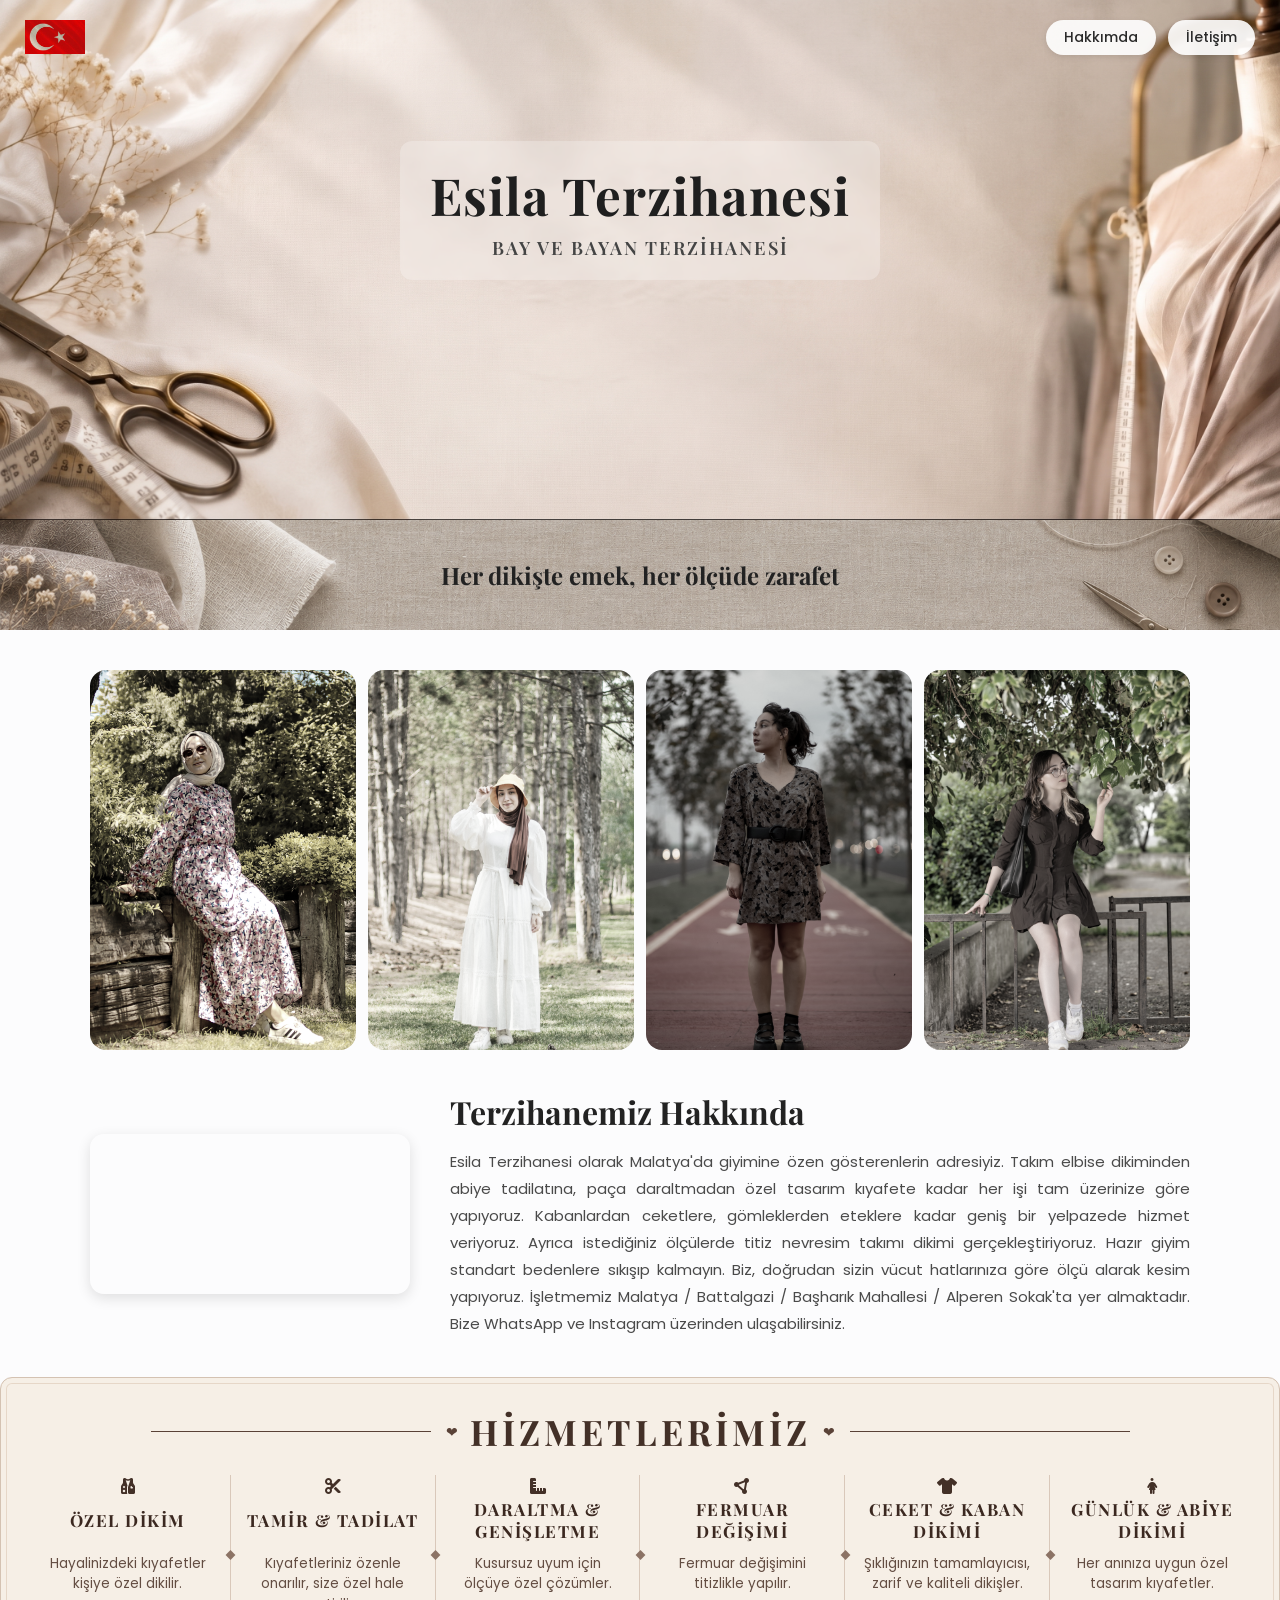
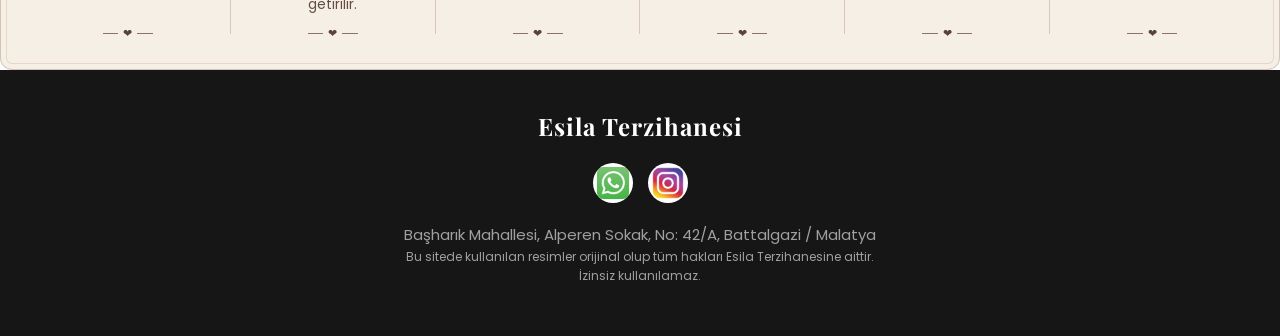
<file: index.html>
<!DOCTYPE html>
<html lang="tr">
<head>
    <meta name="google-site-verification" content="-L9v_Tzfgl_8Cm63N39OEHXbtodpGc2A_NXinAct8Ok" />
    <meta charset="UTF-8">
    <meta name="viewport" content="width=device-width, initial-scale=1.0">
    <title>Esila Terzihanesi | Özel dikim ve Tamir hizmetleri</title>
    <meta name="description" content="Esila terzihanesi,profesyonel terzilik,özel dikim,paça ve boy kısaltma hizmetlerini sunar.">
    <meta name="keywords" content="Esila terzihanesi,terzi,malatya terzisi,her türlü dikim,paça daraltma">
    <title>Esila Terzihanesi - Malatya</title>

    <!-- Google Fonts (Türkçe Karakter Destekli) -->
    <link rel="preconnect" href="https://fonts.googleapis.com">
    <link rel="preconnect" href="https://fonts.gstatic.com" crossorigin>
    <link href="https://fonts.googleapis.com/css2?family=Playfair+Display:ital,wght@0,600;0,700;1,500&family=Poppins:wght@300;400;500;600&display=swap" rel="stylesheet">
    <!-- Font Awesome (WhatsApp & Instagram İkonları İçin) -->
    <link rel="stylesheet" href="https://cdnjs.cloudflare.com/ajax/libs/font-awesome/6.4.0/css/all.min.css">
    <link rel="stylesheet" href="terzi.css">
</head>
<body>

    <!-- Kapak Alanı -->
    <header class="baslikk">
        <img src="t.jpg" alt="Logo" class="ablem">
        
        <nav class="menug">
            <a href="#hakkimda" class="nav-link">Hakkımda</a>
            <a href="#footer-baslik" class="nav-link">İletişim</a>
        </nav>

        <div class="kapak-yazilari">
            <h1 class="ana-baslik">Esila Terzihanesi</h1>
            <p class="alt-baslik">Bay Ve Bayan Terzihanesi</p>
        </div>
    </header>

    <!-- Slogan -->
    <h2 class="her">Her dikişte emek, her ölçüde zarafet</h2>

    <!-- Fotoğraf Galerisi -->
    <div class="gallerry">
        <div class="panel p1"></div>
        <div class="panel p2"></div>
        <div class="panel p3"></div>
        <div class="panel p6"></div>
    </div>

    <!-- Video ve Hakkında Bölümü -->
    <section class="res">
        <video autoplay muted loop playsinline>
            <source src="video1.mp4" type="video/mp4">
        </video>

        <div class="yaziyazi">
            <h2 class="terzihanehak">Terzihanemiz Hakkında</h2>
            <p class="paragraf" id="hakkimda">
                Esila Terzihanesi olarak Malatya'da giyimine özen gösterenlerin adresiyiz.
                Takım elbise dikiminden abiye tadilatına, paça daraltmadan özel tasarım kıyafete kadar
                her işi tam üzerinize göre yapıyoruz. Kabanlardan ceketlere, gömleklerden eteklere kadar
                geniş bir yelpazede hizmet veriyoruz. Ayrıca istediğiniz ölçülerde titiz nevresim takımı
                dikimi gerçekleştiriyoruz. Hazır giyim standart bedenlere sıkışıp kalmayın. Biz, doğrudan 
                sizin vücut hatlarınıza göre ölçü alarak kesim yapıyoruz. İşletmemiz Malatya / Battalgazi /
                Başharık Mahallesi / Alperen Sokak'ta yer almaktadır. Bize WhatsApp ve Instagram üzerinden ulaşabilirsiniz.
            </p> 
        </div>
    </section>

    <!-- Ek Görsel Şeridi -->
    <div class="hzmt">    <section class="hizmetler-alani">
    <!-- Üst Başlık Bölümü -->
    <div class="hizmet-baslik-kapsayici">
        <div class="baslik-cizgi sol"></div>
        <div class="baslik-icerik">
            <span class="baslik-kalp">&#10084;</span>
            <h2 class="hizmet-ana-baslik">HİZMETLERİMİZ</h2>
            <span class="baslik-kalp">&#10084;</span>
        </div>
        <div class="baslik-cizgi sag"></div>
    </div>

    <!-- Hizmet Kolonları -->
    <div class="hizmetler-grid">
        <!-- 1. Hizmet -->
        <div class="hizmet-karti">
            <div class="hizmet-ikon-cerceve">
                <i class="fa-solid fa-vest-patches"></i>
            </div>
            <h3 class="hizmet-baslik">ÖZEL DİKİM</h3>
            <p class="hizmet-aciklama">Hayalinizdeki kıyafetler kişiye özel dikilir.</p>
            <div class="alt-cizgi-kalp">
                <span>&#10084;</span>
            </div>
        </div>

        <!-- 2. Hizmet -->
        <div class="hizmet-karti">
            <div class="hizmet-ikon-cerceve">
                <i class="fa-solid fa-scissors"></i>
            </div>
            <h3 class="hizmet-baslik">TAMİR & TADİLAT</h3>
            <p class="hizmet-aciklama">Kıyafetleriniz özenle onarılır, size özel hale getirilir.</p>
            <div class="alt-cizgi-kalp">
                <span>&#10084;</span>
            </div>
        </div>

        <!-- 3. Hizmet -->
        <div class="hizmet-karti">
            <div class="hizmet-ikon-cerceve">
                <i class="fa-solid fa-ruler-combined"></i>
            </div>
            <h3 class="hizmet-baslik">DARALTMA & GENİŞLETME</h3>
            <p class="hizmet-aciklama">Kusursuz uyum için ölçüye özel çözümler.</p>
            <div class="alt-cizgi-kalp">
                <span>&#10084;</span>
            </div>
        </div>

        <!-- 4. Hizmet -->
        <div class="hizmet-karti">
            <div class="hizmet-ikon-cerceve">
                <i class="fa-solid fa-circle-nodes"></i>
            </div>
            <h3 class="hizmet-baslik">FERMUAR DEĞİŞİMİ</h3>
            <p class="hizmet-aciklama">Fermuar değişimini titizlikle yapılır.</p>
            <div class="alt-cizgi-kalp">
                <span>&#10084;</span>
            </div>
        </div>

        <!-- 5. Hizmet -->
        <div class="hizmet-karti">
            <div class="hizmet-ikon-cerceve">
                <i class="fa-solid fa-shirt"></i>
            </div>
            <h3 class="hizmet-baslik">CEKET & KABAN DİKİMİ</h3>
            <p class="hizmet-aciklama">Şıklığınızın tamamlayıcısı, zarif ve kaliteli dikişler.</p>
            <div class="alt-cizgi-kalp">
                <span>&#10084;</span>
            </div>
        </div>

        <!-- 6. Hizmet -->
        <div class="hizmet-karti son">
            <div class="hizmet-ikon-cerceve">
                <i class="fa-solid fa-person-dress"></i>
            </div>
            <h3 class="hizmet-baslik">GÜNLÜK & ABİYE DİKİMİ</h3>
            <p class="hizmet-aciklama">Her anınıza uygun özel tasarım kıyafetler.</p>
            <div class="alt-cizgi-kalp">
                <span>&#10084;</span>
            </div>
        </div>
    </div>
</section></div>

    <!-- Footer / İletişim -->
    <footer id="footer-baslik" class="elisa-footer">
        <div class="footer-marka">
            <span class="footer-baslik">Esila Terzihanesi</span>
        </div>

       <div class="footer-sosyal">
        <a href="https://wa.me/905530840312" target="_blank" class="sosyal-buton"></a>
        <a href="https://instagram.com/esila_terzihanesi" target="_blank" class="sosyall-buton"></a>
    </div>

        <div class="footer-alt-yazilar">
            <p class="konum">Başharık Mahallesi, Alperen Sokak, No: 42/A, Battalgazi / Malatya</p>
            <p class="telif-yazisi">Bu sitede kullanılan resimler orijinal olup tüm hakları Esila Terzihanesine aittir. İzinsiz kullanılamaz.</p>
        </div>
    </footer>

</body>
</html>
</file>
<file: terzi.css>
* {
    margin: 0;
    padding: 0;
    box-sizing: border-box;
}

html {
    scroll-behavior: smooth;
}

body {
    background-color: #fcfcfd;
    font-family: 'Poppins', sans-serif;
    color: #333;
}

/* --- Kapak Alanı ve Başlıklar --- */
.baslikk {
    background-image: url('kapak.jpg');
    background-size: cover;
    background-position: center;
    height: 520px;
    position: relative;
    display: flex;
    justify-content: center;
    align-items: center;
}

.ablem {
    position: absolute;
    top: 20px;
    left: 25px;
    width: 60px;
    height: auto;
    z-index: 10;
}

/* Sağ Üst Menü */
.menug {
    position: absolute;
    top: 20px;
    right: 25px;
    display: flex;
    gap: 12px;
    z-index: 20;
}

.nav-link {
    text-decoration: none;
    color: #2b2b2b;
    background: rgba(255, 255, 255, 0.9);
    padding: 7px 18px;
    border-radius: 20px;
    font-size: 14px;
    font-weight: 500;
    transition: all 0.3s ease;
    box-shadow: 0 2px 6px rgba(0, 0, 0, 0.1);
}

.nav-link:hover {
    background-color: #2b2b2b;
    color: #ffffff;
}

/* Ortalanan Kapak Başlıkları */
.kapak-yazilari {
    text-align: center;
    padding: 20px 30px;
    border-radius: 12px;
    background: rgba(255, 255, 255, 0.25);
    backdrop-filter: blur(2px);
    transform: translateY(-50px);
}

.ana-baslik {
    font-family: 'Playfair Display', serif;
    font-size: 3.2rem;
    font-weight: 700;
    color: #1f1f1f;
    margin: 0 0 6px 0;
    letter-spacing: 1px;
}

.alt-baslik {
    font-family: 'Playfair Display', serif;
    font-size: 1.15rem;
    font-weight: 600;
    color: #444444;
    text-transform: uppercase;
    letter-spacing: 2px;
    margin: 0 auto;
    max-width: fit-content;
}

/* --- Slogan Alanı --- */
.her {
    background-image: url('resim5.png');
    background-size: cover;
    background-position: center;
    min-height: 110px;
    font-size: 24px;
    text-align: center;
    display: flex;
    justify-content: center;
    align-items: center;
    font-family: 'Playfair Display', serif;
    color: #222;
    padding: 10px 20px;
}

/* --- Fotoğraf Galerisi --- */
.gallerry {
    display: flex;
    width: 90%;
    max-width: 1100px;
    height: 380px;
    gap: 12px;
    margin: 40px auto;
    user-select: none;
}

.panel {
    flex: 1;
    background-size: cover;
    background-position: center;
    border-radius: 16px;
    cursor: pointer;
    filter: grayscale(70%);
    transition: flex 0.6s cubic-bezier(0.25, 1, 0.5, 1), filter 0.4s ease;
}

.p1 { background-image: url('res1.jpg'); }
.p2 { background-image: url('res2.jpg'); }
.p3 { background-image: url('res3.jpg'); }
.p6 { background-image: url('res6.jpg'); }

.panel:hover {
    flex: 3.5;
    filter: grayscale(0%);
}

/* --- Video ve Hakkında Bölümü --- */
.res {
    display: flex;
    flex-wrap: wrap;
    align-items: center;
    justify-content: center;
    gap: 40px;
    width: 90%;
    max-width: 1100px;
    margin: 40px auto;
}

.res video {
    width: 320px;
    max-width: 100%;
    height: auto;
    border-radius: 14px;
    box-shadow: 0 4px 14px rgba(0, 0, 0, 0.12);
}

.yaziyazi {
    flex: 1;
    min-width: 300px;
}

.terzihanehak {
    font-family: 'Playfair Display', serif;
    font-size: 2rem;
    color: #222;
    margin-bottom: 15px;
}

.paragraf {
    font-size: 15px;
    line-height: 1.8;
    color: #4a4a4a;
    text-align: justify;
    scroll-margin-top: 50px;
}

/* --- Hizmet Şeridi --- */
.hzmt {
   /* Ana Çerçeve ve Arka Plan */
.hizmetler-alani {
    background-color: #f6efe6;
    border: 1.5px solid #d4c2b2;
    border-radius: 12px;
    padding: 30px 25px 35px 25px; /* Üst boşluk azaltılarak içerik yukarı çekildi */
  width: 100%; max-width: 100%;
    font-family: 'Playfair Display', serif;
    color: #433027;
    box-shadow: inset 0 0 0 5px #f6efe6, inset 0 0 0 6px #e6d7c8;
}

/* Üst Başlık */
.hizmet-baslik-kapsayici {
    display: flex;
    align-items: center;
    justify-content: center;
    gap: 15px;
    margin-bottom: 25px; /* Başlık ile alt yazılar arasındaki mesafe daraltıldı */
}

.baslik-cizgi {
    flex: 1;
    height: 1px;
    background-color: #5a4237;
    max-width: 280px;
}

.baslik-icerik {
    display: flex;
    align-items: center;
    gap: 12px;
}

.hizmet-ana-baslik {
    font-size: 2.2rem;
    font-weight: 700;
    letter-spacing: 4px;
    color: #433027;
    margin: 0;
}

.baslik-kalp {
    font-size: 14px;
    color: #5a4237;
}

/* Kolonlar ve Kart Yapısı */
.hizmetler-grid {
    display: flex;
    justify-content: space-between;
    align-items: stretch;
    margin-top: -5px; /* Yazıları biraz daha yukarı kaldırmak için */
}

.hizmet-karti {
    flex: 1;
    display: flex;
    flex-direction: column;
    align-items: center;
    text-align: center;
    padding: 0 16px;
    position: relative;
    border-right: 1px solid #d9c8ba;
}

/* Dikey çizginin ortasındaki elmas simgesi */
.hizmet-karti::after {
    content: '';
    position: absolute;
    right: -4.5px;
    top: 50%;
    transform: translateY(-50%) rotate(45deg);
    width: 7px;
    height: 7px;
    background-color: #8c7365;
}

.hizmet-karti.son {
    border-right: none;
}

.hizmet-karti.son::after {
    display: none;
}

/* Kart Başlıkları (Yukarı Hizalı) */
.hizmet-baslik {
    font-size: 1.05rem;
    font-weight: 700;
    letter-spacing: 1.5px;
    color: #3b2820;
    margin: 0 0 10px 0;
    min-height: 48px;
    display: flex;
    align-items: center;
    justify-content: center;
}

/* Kart Açıklamaları */
.hizmet-aciklama {
    font-family: 'Poppins', sans-serif;
    font-size: 0.85rem;
    line-height: 1.5;
    color: #634d42;
    margin: 0 0 18px 0;
    flex-grow: 1;
    max-width: 170px;
}

/* Alt Çizgi ve Kalp */
.alt-cizgi-kalp {
    position: relative;
    width: 50px;
    height: 1px;
    background-color: #8c7365;
    display: flex;
    justify-content: center;
    align-items: center;
    margin-top: auto;
}

.alt-cizgi-kalp span {
    background-color: #f6efe6;
    padding: 0 5px;
    font-size: 11px;
    color: #5a4237;
    transform: translateY(-1px);
}

/* Mobil Uyumluluk */
@media (max-width: 992px) {
    .hizmetler-grid {
        flex-wrap: wrap;
        gap: 25px 0;
    }

    .hizmet-karti {
        flex: 0 0 50%;
        border-right: none;
        margin-bottom: 20px;
    }

    .hizmet-karti::after {
        display: none;
    }

    .hizmet-baslik-kapsayici {
        flex-direction: column;
    }

    .baslik-cizgi {
        display: none;
    }
}

}

/* --- Footer --- */
.elisa-footer {
    background-color: #161616;
    padding: 40px 20px;
    display: flex;
    flex-direction: column;
    align-items: center;
    gap: 20px;
    color: #a0a0a0;
}

.footer-baslik {
    font-family: 'Playfair Display', serif;
    font-size: 24px;
    font-weight: 700;
    color: #ffffff;
    letter-spacing: 1px;
}

.footer-sosyal {
    display: flex;
    gap: 15px;
}

.sosyal-buton {
    display: flex;
    justify-content: center;
    align-items: center;
    width: 40px;
    height: 40px;
    border-radius: 50%;
    background-image: url(R.jpg);
    color: #ffffff;
    text-decoration: none;
    transition: background 0.3s;
     background-size: contain;
    background-position: center;
    background-repeat: no-repeat;
}
.sosyall-buton{
    display: flex;
    justify-content: center;
    align-items: center;
    width: 40px;
    height: 40px;
    border-radius: 50%;
    background-image: url(n.webp);
    color: #ffffff;
    text-decoration: none;
    transition: background 0.3s;
    background-size: contain;
    background-position: center;
    background-repeat: no-repeat;
}

.sosyal-buton:hover {
    background-color: #444444;
}

/* En Alttaki Bilgi Metinleri */
.footer-alt-yazilar {
    text-align: center;
    max-width: 500px;
    font-size: 12px;
    line-height: 1.6;
}

.telif-yazisi {
    margin: 0 0 10px 0;
}

.tasarim-yazisi {
    margin: 0;
}




.konum{
    font-size: 15px;
}

/* --- Mobil Uyum (Responsive) --- */
@media (max-width: 768px) {
    /* Başlık alanındaki logo ve menünün üst üste binmesini önler */
    .baslikk {
        height: auto;
        min-height: 420px;
        /* Üst boşluk logonun ve menünün hizasına göre dengelendi */
        padding: 90px 15px 35px;
        flex-direction: column;
    }

    .amblem, .ablem {
       top: 20px;
        left: 20px;
        right: auto;
        transform: none; /* Ortalamayı iptal eder */
        width: 50px;
    }

    .menug {
        top: 25px;
        right: 20px;
        left: auto;
        transform: none; /* Ortalamayı iptal eder */
        width: auto;
        gap: 8px;
    }

    .kapak-yazilari {
        margin-top: 50px;
        width: 100%;
        padding: 15px 20px;
    }

    .ana-baslik {
        font-size: 2rem;
    }

    /* Mobilde galeri taşmasını önler */
    .gallerry {
        height: 220px;
        width: 95%;
        gap: 6px;
        -webkit-touch-callout: none;
    }

    .panel:hover {
        flex: 2;
        /* Fare üzerine geldiğinde veya mobilde tıklandığında */
.panel:hover,
.panel.active {
    flex: 3.5;
    filter: grayscale(0%);
} /* Mobilde aşırı genişleyip ekranı zorlamaz */
    }

    /* Hizmet kartlarının alt alta temiz görünümü */
    .hizmet-karti {
        flex: 0 0 100%;
        border-right: none;
        border-bottom: 1px dashed #d9c8ba;
        padding-bottom: 25px;
        margin-bottom: 20px;
    }

    .hizmet-karti::after {
        display: none !important;
    }

    .hizmet-karti.son {
        border-bottom: none;
        margin-bottom: 0;
        padding-bottom: 0;
    }
    .menug .nav-link {
        padding: 6px 12px;
        font-size: 13px;
    }

    .kapak-yazilari {
        margin-top: 30px;
        transform: none;
        width: 100%;
        padding: 15px;
    }
    .ana-baslik {
        font-size: 2rem;
    }
}
</file>
